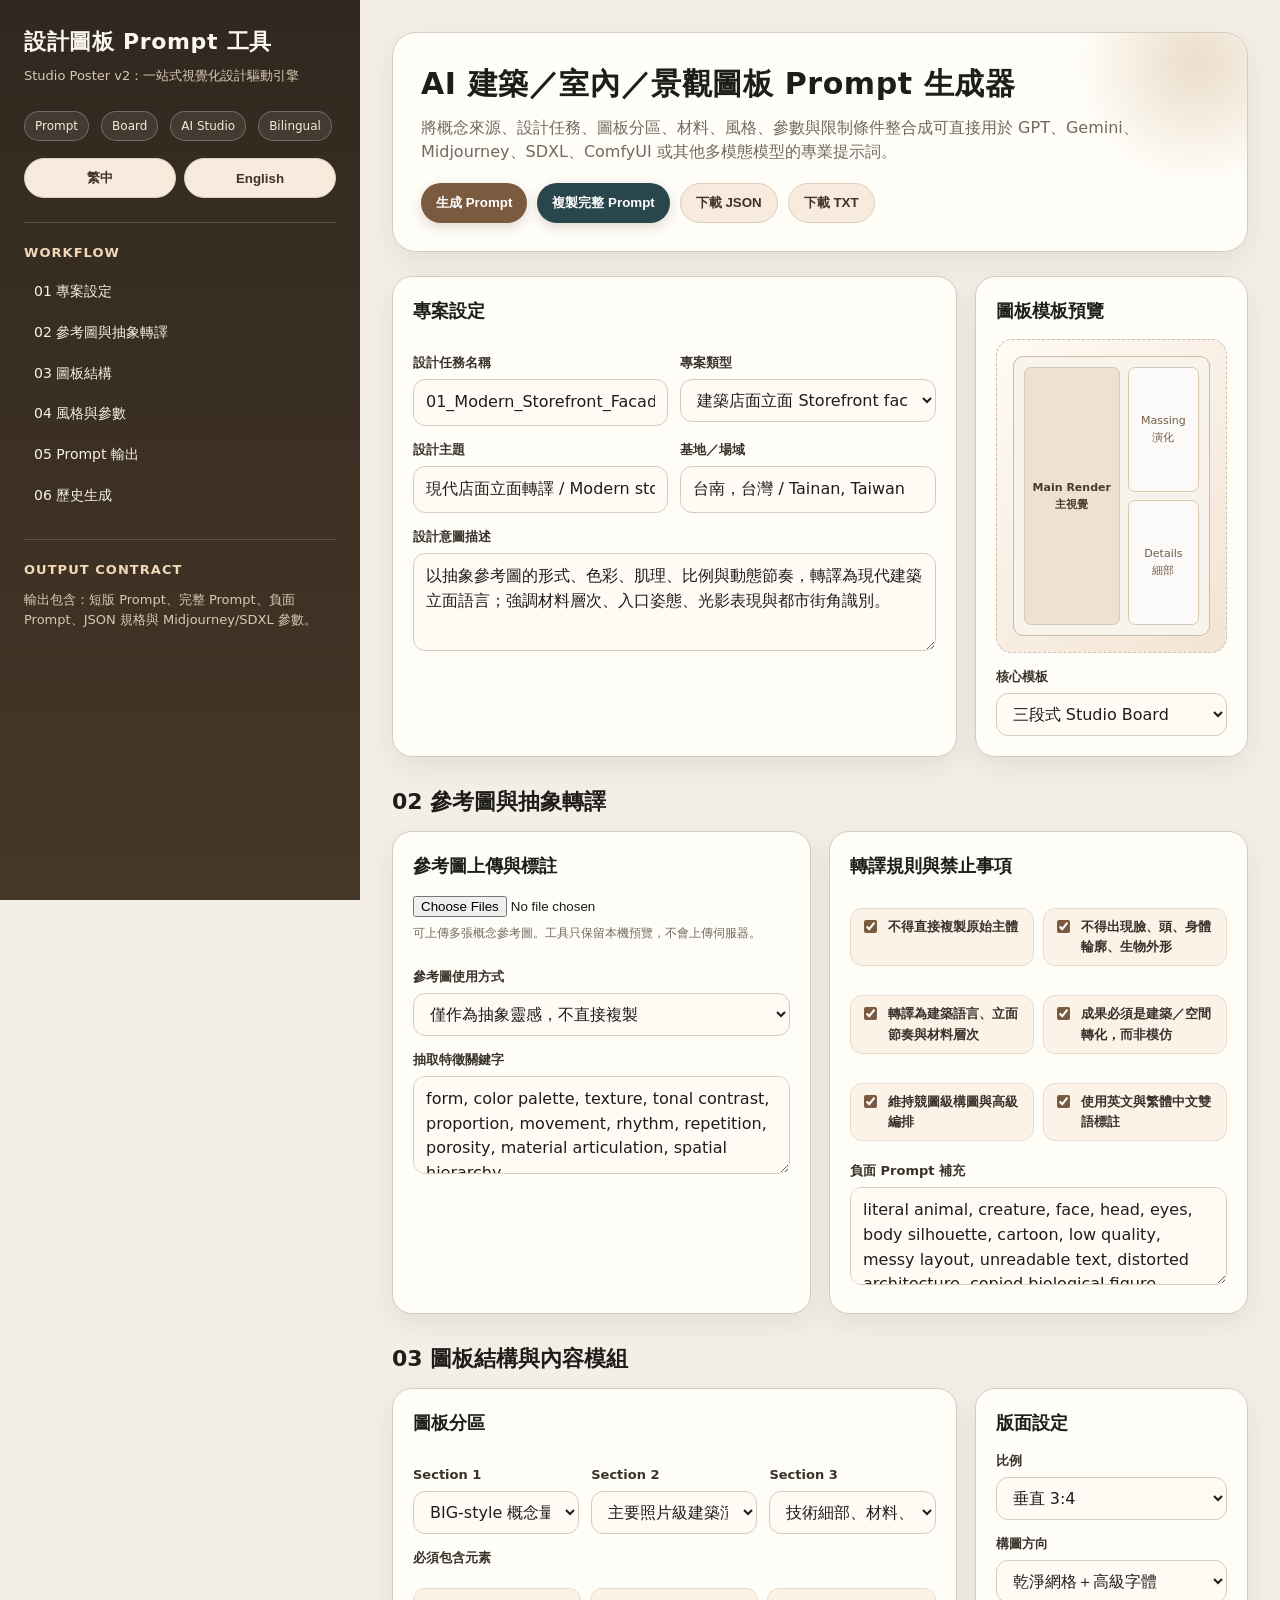
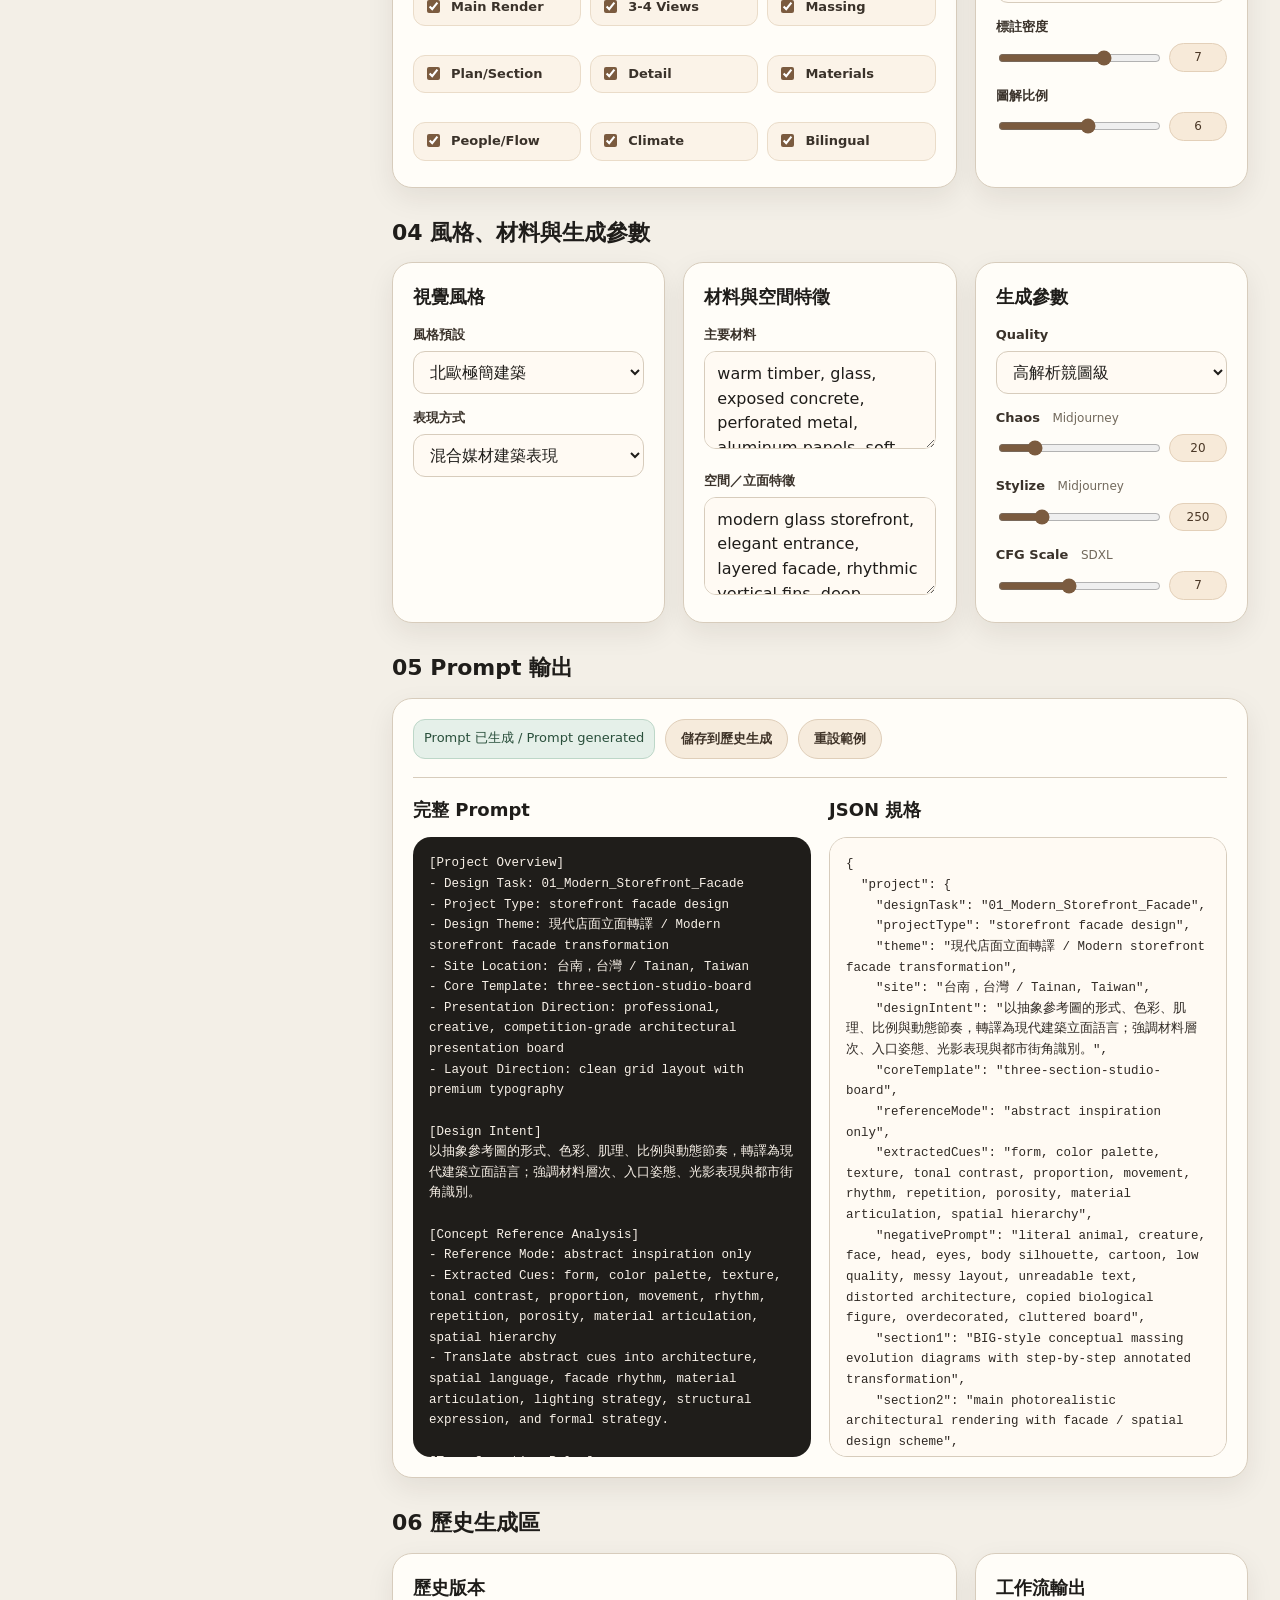
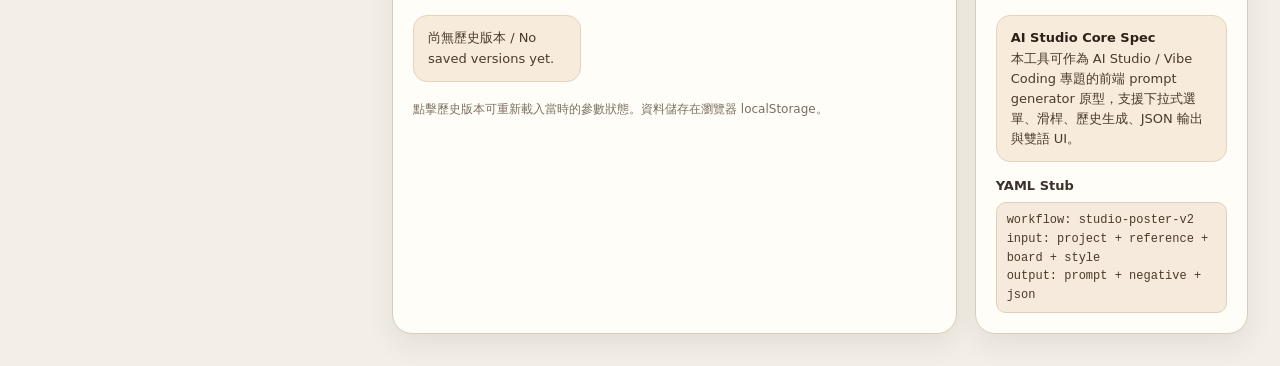
<file: index.html>
<!DOCTYPE html>
<html lang="zh-Hant">
<head>
<meta charset="UTF-8" />
<meta name="viewport" content="width=device-width, initial-scale=1.0" />
<title>設計圖板 Prompt 工具 - Studio Poster v2</title>
<style>
:root{
  --bg:#f3efe7;
  --panel:#fffdf8;
  --ink:#1f1d1a;
  --muted:#72695c;
  --line:#d7ccbc;
  --accent:#7b5b3f;
  --accent-2:#29464d;
  --accent-3:#b68b53;
  --soft:#f2e8db;
  --danger:#9b4638;
  --ok:#315347;
  --shadow:0 10px 28px rgba(32,25,18,.08);
}
*{box-sizing:border-box}
html,body{margin:0;padding:0;background:var(--bg);color:var(--ink);font-family:"Noto Sans TC","Inter",system-ui,-apple-system,BlinkMacSystemFont,"Segoe UI",sans-serif;line-height:1.55}
body{min-height:100vh}
a{color:inherit}
.app-shell{display:grid;grid-template-columns:360px 1fr;min-height:100vh}
.sidebar{background:linear-gradient(180deg,#30281f 0%,#463727 100%);color:#fbf7ef;padding:28px 24px;position:sticky;top:0;height:100vh;overflow-y:auto}
.sidebar h1{font-size:22px;line-height:1.25;margin:0 0 10px;letter-spacing:.03em}
.sidebar .subtitle{font-size:13px;color:#d8c8b2;margin:0 0 22px}
.badge{display:inline-flex;gap:6px;align-items:center;font-size:12px;border:1px solid rgba(255,255,255,.25);border-radius:999px;padding:5px 10px;color:#f7ebd8;background:rgba(255,255,255,.08);margin:3px 4px 3px 0}
.nav-block{margin-top:24px;border-top:1px solid rgba(255,255,255,.16);padding-top:20px}
.nav-block h2{font-size:13px;color:#f2d8b7;margin:0 0 10px;text-transform:uppercase;letter-spacing:.08em}
.step-link{display:block;font-size:14px;padding:8px 10px;border-radius:10px;color:#f8f0e6;text-decoration:none;margin:3px 0;background:transparent}
.step-link:hover{background:rgba(255,255,255,.1)}
.main{padding:32px;max-width:1420px;width:100%;margin:0 auto}
.hero{background:var(--panel);border:1px solid var(--line);border-radius:24px;padding:28px;box-shadow:var(--shadow);margin-bottom:24px;position:relative;overflow:hidden}
.hero:after{content:"";position:absolute;right:-80px;top:-100px;width:260px;height:260px;border-radius:50%;background:radial-gradient(circle,rgba(182,139,83,.28),transparent 65%)}
.hero h2{font-size:30px;margin:0 0 8px;letter-spacing:.02em}.hero p{margin:0;color:var(--muted);max-width:900px}
.grid{display:grid;grid-template-columns:repeat(12,1fr);gap:18px}.card{background:var(--panel);border:1px solid var(--line);border-radius:20px;padding:20px;box-shadow:var(--shadow)}
.card h3{margin:0 0 14px;font-size:18px;display:flex;align-items:center;gap:8px}.card h3 small{font-size:12px;color:var(--muted);font-weight:400}
.col-4{grid-column:span 4}.col-6{grid-column:span 6}.col-8{grid-column:span 8}.col-12{grid-column:span 12}
label{display:block;font-size:13px;font-weight:700;color:#3a322a;margin:14px 0 6px}.hint{font-size:12px;color:var(--muted);margin-top:5px}.inline-hint{font-size:12px;color:var(--muted);font-weight:400;margin-left:8px}
input[type="text"],input[type="number"],textarea,select{width:100%;border:1px solid var(--line);background:#fffaf3;color:var(--ink);border-radius:12px;padding:10px 12px;font:inherit;outline:none;transition:border-color .15s,box-shadow .15s}
textarea{min-height:98px;resize:vertical}input:focus,textarea:focus,select:focus{border-color:var(--accent-3);box-shadow:0 0 0 3px rgba(182,139,83,.18)}
.row{display:grid;grid-template-columns:repeat(2,1fr);gap:12px}.row-3{display:grid;grid-template-columns:repeat(3,1fr);gap:12px}.row-4{display:grid;grid-template-columns:repeat(4,1fr);gap:12px}
.checkbox-grid{display:grid;grid-template-columns:repeat(2,minmax(0,1fr));gap:9px}.checkbox-grid.compact{grid-template-columns:repeat(3,minmax(0,1fr))}.check-item{display:flex;gap:8px;align-items:flex-start;background:#fbf3e8;border:1px solid #eadcc9;border-radius:12px;padding:8px 9px;font-size:13px}.check-item input{margin-top:3px;accent-color:var(--accent)}
.slider-line{display:grid;grid-template-columns:1fr 58px;gap:10px;align-items:center}.slider-line input[type="range"]{width:100%;accent-color:var(--accent)}.slider-value{text-align:center;background:#f7ead9;border:1px solid #e3d0b9;border-radius:999px;padding:4px 6px;font-size:12px;color:#4b3827}.toolbar{display:flex;flex-wrap:wrap;gap:10px;margin:18px 0 0}.btn{border:none;border-radius:999px;padding:10px 15px;font-weight:800;cursor:pointer;background:var(--accent);color:#fff;box-shadow:0 4px 12px rgba(78,54,32,.18);transition:transform .12s,opacity .12s}.btn.secondary{background:#29464d}.btn.ghost{background:#f6ebdc;color:#3f3328;border:1px solid #dfceb9;box-shadow:none}.btn.danger{background:var(--danger)}.btn.ok{background:var(--ok)}.btn:hover{transform:translateY(-1px);opacity:.94}.btn:active{transform:translateY(0)}
.output-grid{display:grid;grid-template-columns:1fr 1fr;gap:18px}.output-box{background:#1f1d1a;color:#f8f1e8;border-radius:18px;padding:16px;min-height:280px;max-height:620px;overflow:auto;white-space:pre-wrap;font-family:"JetBrains Mono","SFMono-Regular",Consolas,monospace;font-size:12.5px;line-height:1.65}.output-box.light{background:#fffaf3;color:#2f2924;border:1px solid var(--line)}
.section-title{margin:28px 0 12px;font-size:22px}.pill-row{display:flex;gap:8px;flex-wrap:wrap}.status{font-size:13px;padding:8px 10px;border-radius:12px;background:#f3e7d6;color:#57402c;border:1px solid #e3d0b8}.status.ok{background:#e5f0e9;color:#294f3b;border-color:#bdd7c8}.status.warn{background:#fff3d4;color:#765a1b;border-color:#efd182}
.template-preview{border:1px dashed #d2c0aa;border-radius:16px;background:linear-gradient(135deg,#fffaf3,#f1e4d4);padding:16px;color:#4b4238;font-size:13px;min-height:220px}.template-preview .board{height:280px;border-radius:10px;border:1px solid #cebba4;background:#f8f3eb;display:grid;grid-template-columns:1.15fr .85fr;grid-template-rows:1fr 1fr;gap:8px;padding:10px}.template-preview .cell{border:1px solid #d9c8b3;border-radius:7px;background:rgba(255,255,255,.65);display:flex;align-items:center;justify-content:center;text-align:center;font-size:11px;color:#725d47;padding:6px}.template-preview .cell.main{grid-row:span 2;background:#efe1cf;color:#493929;font-weight:800}
.image-list{display:grid;grid-template-columns:repeat(3,1fr);gap:10px;margin-top:10px}.image-card{border:1px solid var(--line);background:#fffaf3;border-radius:12px;padding:8px}.image-card img{width:100%;height:90px;object-fit:cover;border-radius:8px;border:1px solid #e1d3c0}.image-card input{margin-top:6px}.history-list{display:grid;grid-template-columns:repeat(auto-fill,minmax(130px,1fr));gap:10px}.history-item{border:1px solid var(--line);border-radius:14px;background:#fffaf3;padding:10px;cursor:pointer}.history-item:hover{border-color:var(--accent-3)}.history-item strong{font-size:12px;display:block}.history-item span{font-size:11px;color:var(--muted)}
.lang-toggle{display:flex;gap:8px;margin-top:14px}.lang-toggle button{flex:1}.notice{padding:12px 14px;border-radius:14px;background:#f7ecdc;border:1px solid #e5d3bd;color:#4a3a29;font-size:13px}.notice strong{color:#2c2118}.footer-note{font-size:12px;color:#7c6f60;margin-top:18px}.divider{height:1px;background:var(--line);margin:18px 0}.mini-code{background:#f5eadc;border:1px solid #e2cfb8;border-radius:10px;padding:8px 10px;font-family:monospace;font-size:12px;color:#4c3a29}.hidden{display:none!important}
@media (max-width:1060px){.app-shell{grid-template-columns:1fr}.sidebar{position:relative;height:auto}.main{padding:20px}.col-4,.col-6,.col-8,.col-12{grid-column:span 12}.output-grid{grid-template-columns:1fr}.row,.row-3,.row-4{grid-template-columns:1fr}.checkbox-grid,.checkbox-grid.compact{grid-template-columns:1fr}}
</style>
</head>
<body>
<div class="app-shell">
  <aside class="sidebar">
    <h1 data-i18n="appTitle">設計圖板 Prompt 工具</h1>
    <p class="subtitle" data-i18n="appSubtitle">Studio Poster v2：一站式視覺化設計驅動引擎</p>
    <div class="pill-row">
      <span class="badge">Prompt</span><span class="badge">Board</span><span class="badge">AI Studio</span><span class="badge">Bilingual</span>
    </div>
    <div class="lang-toggle">
      <button class="btn ghost" data-lang="zh">繁中</button>
      <button class="btn ghost" data-lang="en">English</button>
    </div>
    <div class="nav-block">
      <h2>Workflow</h2>
      <a class="step-link" href="#project" data-i18n="navProject">01 專案設定</a>
      <a class="step-link" href="#reference" data-i18n="navReference">02 參考圖與抽象轉譯</a>
      <a class="step-link" href="#board" data-i18n="navBoard">03 圖板結構</a>
      <a class="step-link" href="#style" data-i18n="navStyle">04 風格與參數</a>
      <a class="step-link" href="#prompt" data-i18n="navPrompt">05 Prompt 輸出</a>
      <a class="step-link" href="#history" data-i18n="navHistory">06 歷史生成</a>
    </div>
    <div class="nav-block">
      <h2>Output Contract</h2>
      <p class="subtitle" data-i18n="contractText">輸出包含：短版 Prompt、完整 Prompt、負面 Prompt、JSON 規格與 Midjourney/SDXL 參數。</p>
    </div>
  </aside>

  <main class="main">
    <section class="hero">
      <h2 data-i18n="heroTitle">AI 建築／室內／景觀圖板 Prompt 生成器</h2>
      <p data-i18n="heroText">將概念來源、設計任務、圖板分區、材料、風格、參數與限制條件整合成可直接用於 GPT、Gemini、Midjourney、SDXL、ComfyUI 或其他多模態模型的專業提示詞。</p>
      <div class="toolbar">
        <button class="btn" id="generateBtn" data-i18n="generate">生成 Prompt</button>
        <button class="btn secondary" id="copyFullBtn" data-i18n="copyFull">複製完整 Prompt</button>
        <button class="btn ghost" id="downloadJsonBtn" data-i18n="downloadJson">下載 JSON</button>
        <button class="btn ghost" id="downloadTxtBtn" data-i18n="downloadTxt">下載 TXT</button>
      </div>
    </section>

    <section class="grid" id="project">
      <div class="card col-8">
        <h3 data-i18n="projectSettings">專案設定 <small>Project Overview</small></h3>
        <div class="row">
          <div>
            <label data-i18n="designTask">設計任務名稱</label>
            <input type="text" id="designTask" value="01_Modern_Storefront_Facade" />
          </div>
          <div>
            <label data-i18n="projectType">專案類型</label>
            <select id="projectType">
              <option value="storefront facade design">建築店面立面 Storefront facade</option>
              <option value="residential design">住宅建築 Residential</option>
              <option value="interior design">室內設計 Interior</option>
              <option value="landscape design">景觀設計 Landscape</option>
              <option value="facade system design">建築立面系統 Facade system</option>
              <option value="exhibition pavilion design">展示／臨時建築 Pavilion</option>
              <option value="urban public space design">都市公共空間 Urban public space</option>
            </select>
          </div>
        </div>
        <div class="row">
          <div>
            <label data-i18n="theme">設計主題</label>
            <input type="text" id="theme" value="現代店面立面轉譯 / Modern storefront facade transformation" />
          </div>
          <div>
            <label data-i18n="site">基地／場域</label>
            <input type="text" id="site" value="台南，台灣 / Tainan, Taiwan" />
          </div>
        </div>
        <label data-i18n="designIntent">設計意圖描述</label>
        <textarea id="designIntent">以抽象參考圖的形式、色彩、肌理、比例與動態節奏，轉譯為現代建築立面語言；強調材料層次、入口姿態、光影表現與都市街角識別。</textarea>
      </div>

      <div class="card col-4">
        <h3 data-i18n="templatePreview">圖板模板預覽</h3>
        <div class="template-preview">
          <div class="board" id="templatePreviewBoard">
            <div class="cell main">Main Render<br/>主視覺</div>
            <div class="cell">Massing<br/>演化</div>
            <div class="cell">Details<br/>細部</div>
          </div>
        </div>
        <label data-i18n="coreTemplate">核心模板</label>
        <select id="coreTemplate">
          <option value="three-section-studio-board">三段式 Studio Board</option>
          <option value="competition-vertical-board">競圖型垂直圖板</option>
          <option value="technical-sequential-board">技術序列型圖板</option>
          <option value="hero-render-diagram-board">主透視＋圖解型圖板</option>
          <option value="research-infographic-board">研究資訊圖表型圖板</option>
        </select>
      </div>
    </section>

    <h2 class="section-title" id="reference" data-i18n="referenceTitle">02 參考圖與抽象轉譯</h2>
    <section class="grid">
      <div class="card col-6">
        <h3 data-i18n="imageUpload">參考圖上傳與標註</h3>
        <input type="file" id="imageUpload" accept="image/*" multiple />
        <div class="hint" data-i18n="imageHint">可上傳多張概念參考圖。工具只保留本機預覽，不會上傳伺服器。</div>
        <div class="image-list" id="imageList"></div>
        <label data-i18n="referenceMode">參考圖使用方式</label>
        <select id="referenceMode">
          <option value="abstract inspiration only">僅作為抽象靈感，不直接複製</option>
          <option value="material and atmosphere reference">材料與氛圍參考</option>
          <option value="form rhythm reference">形式節奏參考</option>
          <option value="color and texture reference">色彩與肌理參考</option>
        </select>
        <label data-i18n="extractedCues">抽取特徵關鍵字</label>
        <textarea id="extractedCues">form, color palette, texture, tonal contrast, proportion, movement, rhythm, repetition, porosity, material articulation, spatial hierarchy</textarea>
      </div>
      <div class="card col-6">
        <h3 data-i18n="transformationRules">轉譯規則與禁止事項</h3>
        <div class="checkbox-grid">
          <label class="check-item"><input type="checkbox" class="rule" value="Do not copy the original subject literally." checked><span>不得直接複製原始主體</span></label>
          <label class="check-item"><input type="checkbox" class="rule" value="Do not reproduce any face, head, body outline, animal form, biological silhouette, or creature-like shape." checked><span>不得出現臉、頭、身體輪廓、生物外形</span></label>
          <label class="check-item"><input type="checkbox" class="rule" value="Transform abstract cues into architectural language, facade rhythm, material layering, structural expression, lighting strategy, and spatial hierarchy." checked><span>轉譯為建築語言、立面節奏與材料層次</span></label>
          <label class="check-item"><input type="checkbox" class="rule" value="The final result must be an architectural or spatial transformation, not a direct imitation." checked><span>成果必須是建築／空間轉化，而非模仿</span></label>
          <label class="check-item"><input type="checkbox" class="rule" value="Maintain professional competition-grade composition and premium editorial typography." checked><span>維持競圖級構圖與高級編排</span></label>
          <label class="check-item"><input type="checkbox" class="rule" value="Use bilingual English and Traditional Chinese annotations." checked><span>使用英文與繁體中文雙語標註</span></label>
        </div>
        <label data-i18n="negativePrompt">負面 Prompt 補充</label>
        <textarea id="negativePrompt">literal animal, creature, face, head, eyes, body silhouette, cartoon, low quality, messy layout, unreadable text, distorted architecture, copied biological figure, overdecorated, cluttered board</textarea>
      </div>
    </section>

    <h2 class="section-title" id="board" data-i18n="boardTitle">03 圖板結構與內容模組</h2>
    <section class="grid">
      <div class="card col-8">
        <h3 data-i18n="sections">圖板分區</h3>
        <div class="row-3">
          <div>
            <label>Section 1</label>
            <select id="section1">
              <option value="BIG-style conceptual massing evolution diagrams with step-by-step annotated transformation">BIG-style 概念量體演化</option>
              <option value="concept source analysis and design DNA extraction">概念來源與設計 DNA 萃取</option>
              <option value="site context and environmental response diagrams">基地環境回應圖</option>
            </select>
          </div>
          <div>
            <label>Section 2</label>
            <select id="section2">
              <option value="main photorealistic architectural rendering with facade / spatial design scheme">主要照片級建築渲染</option>
              <option value="floor plan, section, elevation, and circulation diagram">平面、剖面、立面與動線</option>
              <option value="interior perspective and material atmosphere board">室內透視與材料氛圍</option>
            </select>
          </div>
          <div>
            <label>Section 3</label>
            <select id="section3">
              <option value="technical details, material palette, structural system, lighting strategy, and environmental performance">技術細部、材料、結構、光環境</option>
              <option value="alternative views, detail close-ups, evening ambience, and human activities">多視角、細部、夜景與人群活動</option>
              <option value="workflow diagram, AI generation logic, and output contract">工作流圖、AI 邏輯與輸出契約</option>
            </select>
          </div>
        </div>
        <label data-i18n="mustInclude">必須包含元素</label>
        <div class="checkbox-grid compact">
          <label class="check-item"><input type="checkbox" class="include" value="main hero rendering" checked><span>Main Render</span></label>
          <label class="check-item"><input type="checkbox" class="include" value="3 to 4 alternative perspective views" checked><span>3-4 Views</span></label>
          <label class="check-item"><input type="checkbox" class="include" value="conceptual massing evolution diagrams" checked><span>Massing</span></label>
          <label class="check-item"><input type="checkbox" class="include" value="floor plan and section diagrams" checked><span>Plan/Section</span></label>
          <label class="check-item"><input type="checkbox" class="include" value="facade detail close-up" checked><span>Detail</span></label>
          <label class="check-item"><input type="checkbox" class="include" value="material palette and sustainability labels" checked><span>Materials</span></label>
          <label class="check-item"><input type="checkbox" class="include" value="human activities and circulation paths" checked><span>People/Flow</span></label>
          <label class="check-item"><input type="checkbox" class="include" value="environmental analysis overlays such as sun, wind, green belt, shading" checked><span>Climate</span></label>
          <label class="check-item"><input type="checkbox" class="include" value="bilingual English and Traditional Chinese annotations" checked><span>Bilingual</span></label>
        </div>
      </div>
      <div class="card col-4">
        <h3 data-i18n="layoutSettings">版面設定</h3>
        <label data-i18n="aspectRatio">比例</label>
        <select id="aspectRatio">
          <option value="vertical 3:4 composition">垂直 3:4</option>
          <option value="vertical 9:16 composition">垂直 9:16</option>
          <option value="landscape 16:9 composition">橫式 16:9</option>
          <option value="square 1:1 composition">方形 1:1</option>
        </select>
        <label data-i18n="layoutDirection">構圖方向</label>
        <select id="layoutDirection">
          <option value="clean grid layout with premium typography">乾淨網格＋高級字體</option>
          <option value="editorial magazine layout with strong visual hierarchy">雜誌編排＋強階層</option>
          <option value="technical sequential composition with diagrams and annotations">技術序列＋圖解標註</option>
          <option value="mixed-media architectural board with render and hand-drawn overlays">混合媒材建築圖板</option>
        </select>
        <label data-i18n="annotationDensity">標註密度</label>
        <div class="slider-line"><input type="range" id="annotationDensity" min="1" max="10" value="7"><span class="slider-value" id="annotationDensityVal">7</span></div>
        <label data-i18n="diagramRatio">圖解比例</label>
        <div class="slider-line"><input type="range" id="diagramRatio" min="1" max="10" value="6"><span class="slider-value" id="diagramRatioVal">6</span></div>
      </div>
    </section>

    <h2 class="section-title" id="style" data-i18n="styleTitle">04 風格、材料與生成參數</h2>
    <section class="grid">
      <div class="card col-4">
        <h3 data-i18n="visualStyle">視覺風格</h3>
        <label data-i18n="stylePreset">風格預設</label>
        <select id="stylePreset">
          <option value="Scandinavian minimalist architecture, clean geometry, warm neutral tones, refined materiality">北歐極簡建築</option>
          <option value="parametric contemporary architecture, precise rhythm, porous facade, strong light-shadow performance">參數化當代建築</option>
          <option value="cinematic photorealistic architecture, atmospheric lighting, editorial composition">電影感照片級建築</option>
          <option value="gallery-like luxury interior, sculptural furniture, soft daylight, premium textures">藝廊靜奢室內</option>
          <option value="bioclimatic tropical architecture, porous envelope, passive cooling, lush landscape integration">熱帶氣候回應建築</option>
        </select>
        <label data-i18n="renderMethod">表現方式</label>
        <select id="renderMethod">
          <option value="mixed-media architectural render combining photorealistic visualization, hand-drawn annotations, technical sketches, conceptual diagrams, and editorial typography">混合媒材建築表現</option>
          <option value="photorealistic architectural visualization with precise material and lighting">照片級建築渲染</option>
          <option value="white clay model rendering with ambient occlusion and clean shadows">白模黏土渲染</option>
          <option value="HUD-style holographic technical infographic overlay on realistic architecture">HUD 全息技術圖解</option>
        </select>
      </div>
      <div class="card col-4">
        <h3 data-i18n="materiality">材料與空間特徵</h3>
        <label data-i18n="materials">主要材料</label>
        <textarea id="materials">warm timber, glass, exposed concrete, perforated metal, aluminum panels, soft neutral plaster</textarea>
        <label data-i18n="spatialFeatures">空間／立面特徵</label>
        <textarea id="spatialFeatures">modern glass storefront, elegant entrance, layered facade, rhythmic vertical fins, deep shaded openings, evening ambience, urban street context</textarea>
      </div>
      <div class="card col-4">
        <h3 data-i18n="generationParams">生成參數</h3>
        <label>Quality</label>
        <select id="quality">
          <option value="high resolution, 8k, professional, competition-grade">高解析競圖級</option>
          <option value="clean, precise, presentation-ready">乾淨精準簡報級</option>
          <option value="ultra detailed, cinematic, premium editorial">超細節電影編輯級</option>
        </select>
        <label>Chaos <span class="inline-hint">Midjourney</span></label>
        <div class="slider-line"><input type="range" id="chaos" min="0" max="100" value="20"><span class="slider-value" id="chaosVal">20</span></div>
        <label>Stylize <span class="inline-hint">Midjourney</span></label>
        <div class="slider-line"><input type="range" id="stylize" min="0" max="1000" value="250"><span class="slider-value" id="stylizeVal">250</span></div>
        <label>CFG Scale <span class="inline-hint">SDXL</span></label>
        <div class="slider-line"><input type="range" id="cfg" min="1" max="15" value="7"><span class="slider-value" id="cfgVal">7</span></div>
      </div>
    </section>

    <h2 class="section-title" id="prompt" data-i18n="promptTitle">05 Prompt 輸出</h2>
    <section class="grid">
      <div class="card col-12">
        <div class="toolbar" style="margin-top:0">
          <span class="status ok" id="statusText" data-i18n="statusReady">已就緒：可生成 Prompt</span>
          <button class="btn ghost" id="saveHistoryBtn" data-i18n="saveHistory">儲存到歷史生成</button>
          <button class="btn ghost" id="resetBtn" data-i18n="reset">重設範例</button>
        </div>
        <div class="divider"></div>
        <div class="output-grid">
          <div>
            <h3 data-i18n="fullPrompt">完整 Prompt</h3>
            <div class="output-box" id="fullPromptOutput"></div>
          </div>
          <div>
            <h3 data-i18n="jsonSpec">JSON 規格</h3>
            <div class="output-box light" id="jsonOutput"></div>
          </div>
        </div>
      </div>
    </section>

    <h2 class="section-title" id="history" data-i18n="historyTitle">06 歷史生成區</h2>
    <section class="grid">
      <div class="card col-8">
        <h3 data-i18n="historyList">歷史版本</h3>
        <div class="history-list" id="historyList"></div>
        <p class="footer-note" data-i18n="historyHint">點擊歷史版本可重新載入當時的參數狀態。資料儲存在瀏覽器 localStorage。</p>
      </div>
      <div class="card col-4">
        <h3 data-i18n="workflowExport">工作流輸出</h3>
        <div class="notice"><strong>AI Studio Core Spec</strong><br/><span data-i18n="workflowText">本工具可作為 AI Studio / Vibe Coding 專題的前端 prompt generator 原型，支援下拉式選單、滑桿、歷史生成、JSON 輸出與雙語 UI。</span></div>
        <label>YAML Stub</label>
        <div class="mini-code">workflow: studio-poster-v2<br/>input: project + reference + board + style<br/>output: prompt + negative + json</div>
      </div>
    </section>
  </main>
</div>

<script src="prompt-llm-design02-studio-poster-v2.js"></script>
</body>
</html>
</file>
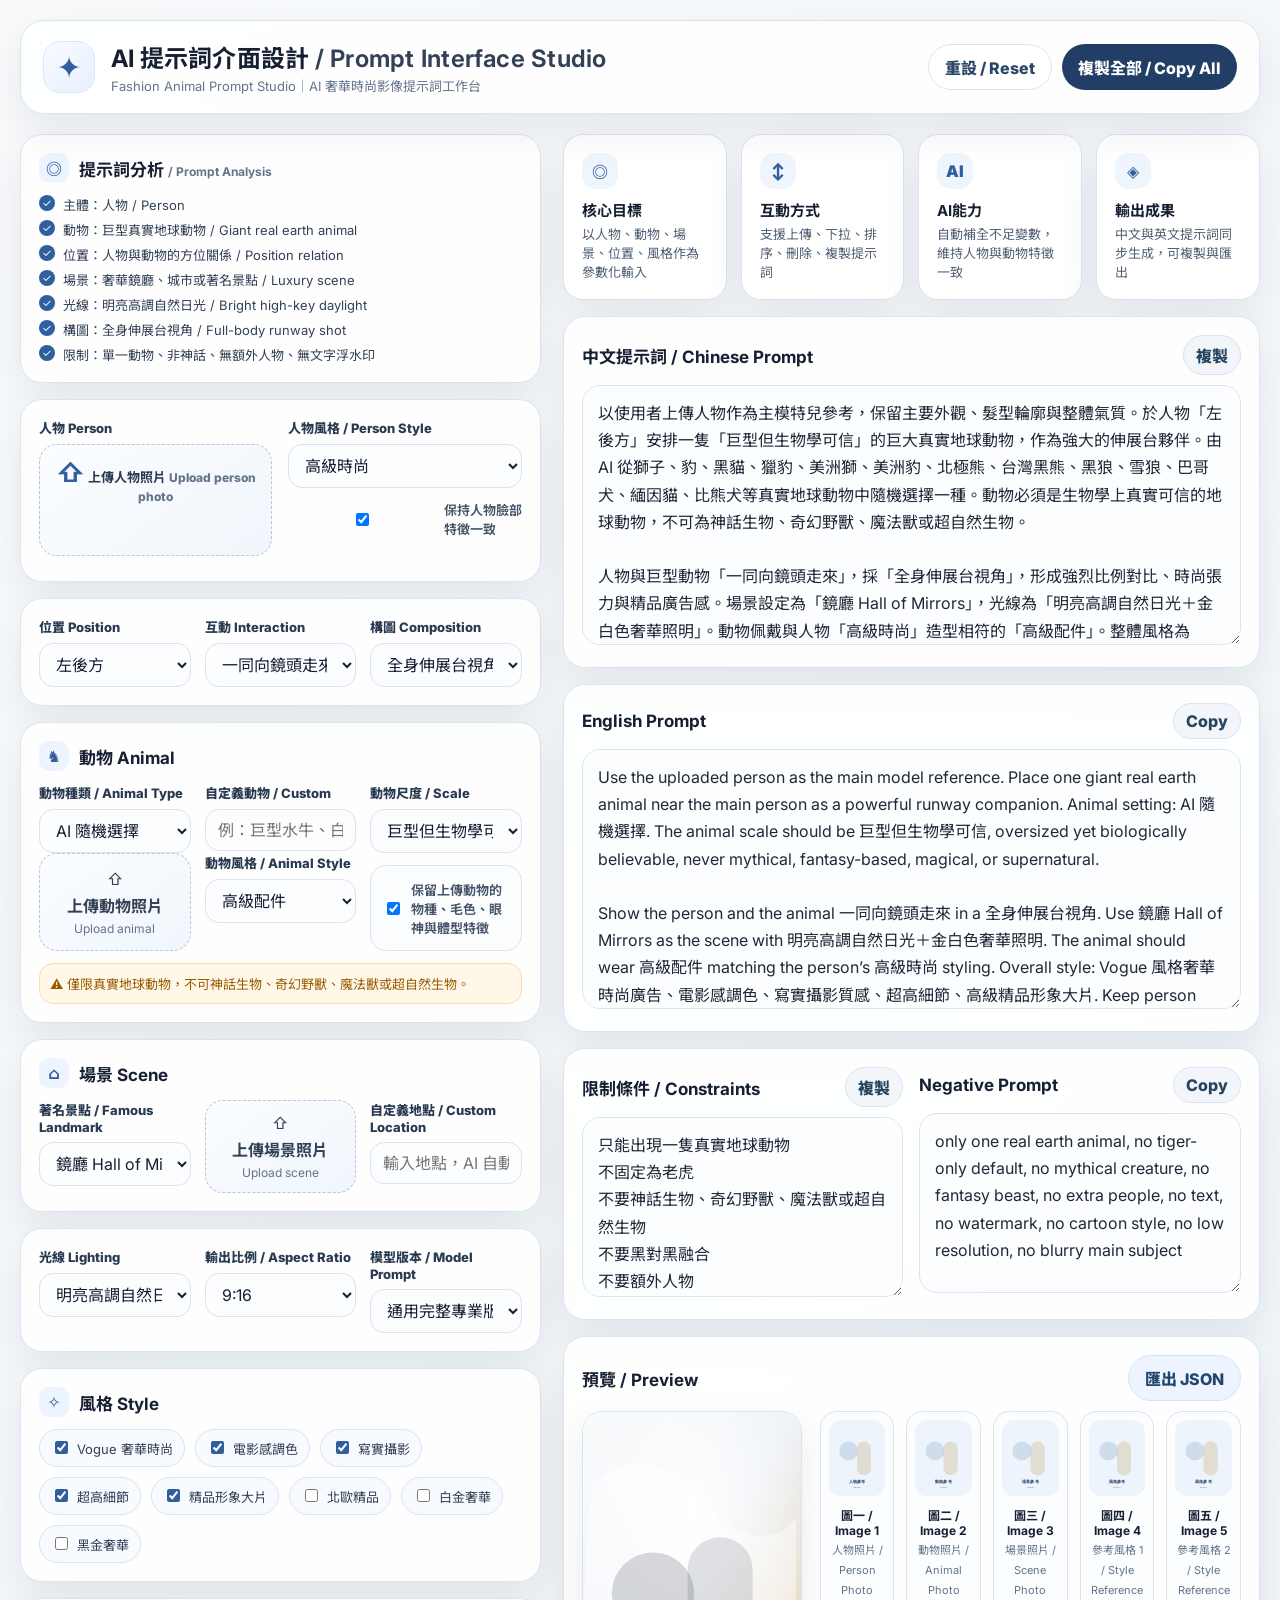
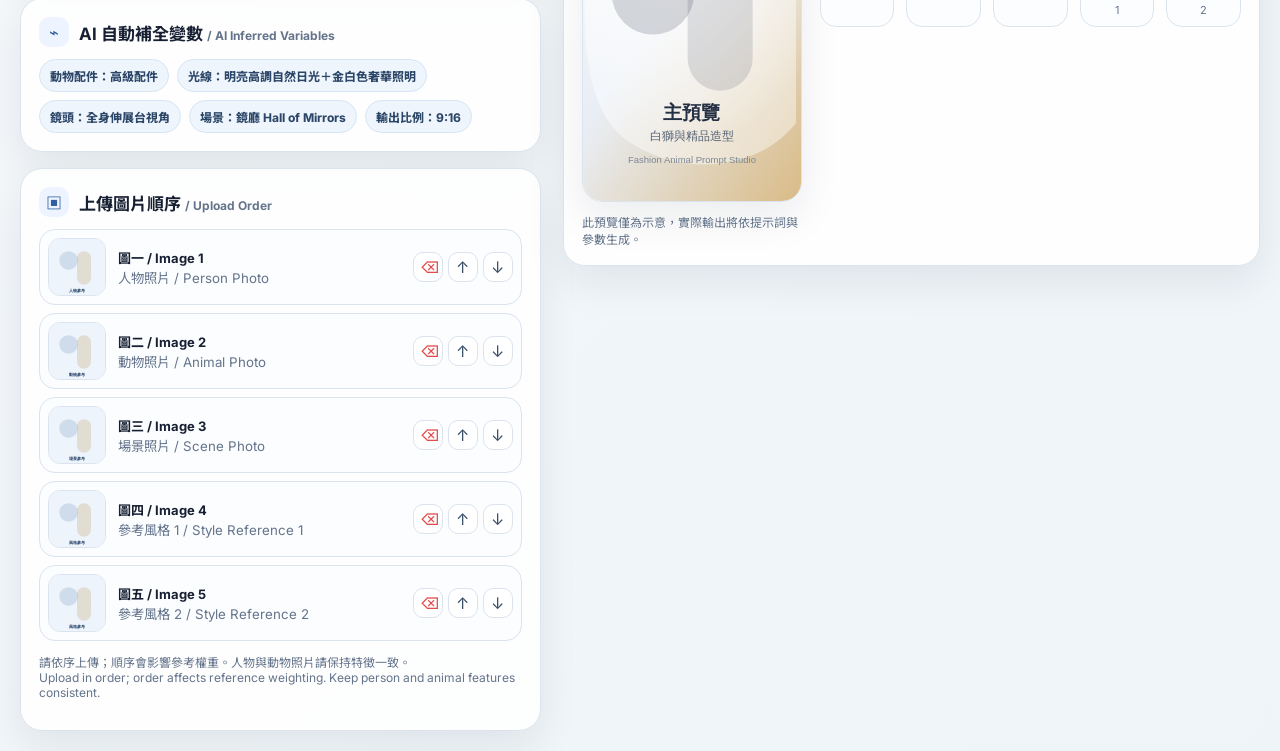
<file: fashion-animal-prompt-studio/index.html>
<!doctype html>
<html lang="zh-Hant">
<head>
  <meta charset="utf-8" />
  <meta name="viewport" content="width=device-width, initial-scale=1" />
  <meta name="description" content="Fashion Animal Prompt Studio — AI 奢華時尚影像提示詞工作台" />
  <title>Fashion Animal Prompt Studio｜AI 奢華時尚影像提示詞工作台</title>
  <link rel="preconnect" href="https://fonts.googleapis.com">
  <link rel="preconnect" href="https://fonts.gstatic.com" crossorigin>
  <link href="https://fonts.googleapis.com/css2?family=Inter:wght@400;500;600;700;800&family=Noto+Sans+TC:wght@400;500;700;900&display=swap" rel="stylesheet">
  <link rel="stylesheet" href="./styles.css" />
</head>
<body>
  <div class="app-shell">
    <header class="topbar">
      <div class="brand-mark">✦</div>
      <div>
        <h1>AI 提示詞介面設計 <span>/ Prompt Interface Studio</span></h1>
        <p>Fashion Animal Prompt Studio｜AI 奢華時尚影像提示詞工作台</p>
      </div>
      <div class="top-actions">
        <button class="ghost" id="resetBtn">重設 / Reset</button>
        <button class="primary" id="copyAllBtn">複製全部 / Copy All</button>
      </div>
    </header>

    <main class="workspace">
      <aside class="control-panel">
        <section class="card analysis-card">
          <div class="card-title"><span>◎</span><h2>提示詞分析 <em>/ Prompt Analysis</em></h2></div>
          <ul class="analysis-list">
            <li>主體：人物 / Person</li>
            <li>動物：巨型真實地球動物 / Giant real earth animal</li>
            <li>位置：人物與動物的方位關係 / Position relation</li>
            <li>場景：奢華鏡廳、城市或著名景點 / Luxury scene</li>
            <li>光線：明亮高調自然日光 / Bright high-key daylight</li>
            <li>構圖：全身伸展台視角 / Full-body runway shot</li>
            <li>限制：單一動物、非神話、無額外人物、無文字浮水印</li>
          </ul>
        </section>

        <section class="card two-col">
          <div class="field-group upload-group">
            <label class="section-label">人物 Person</label>
            <label class="upload-box" data-slot="person">
              <input type="file" accept="image/*" data-upload="person" hidden>
              <span class="upload-icon">⇧</span>
              <strong>上傳人物照片</strong>
              <small>Upload person photo</small>
            </label>
          </div>
          <div class="field-group">
            <label>人物風格 / Person Style</label>
            <select id="personStyle">
              <option>高級時尚</option><option>優雅奢華</option><option>電影感</option><option>精品廣告</option><option>冷冽都會</option><option>紅毯造型</option><option>伸展台模特兒</option><option>未來感時裝</option><option>古典宮廷風</option><option>極簡北歐風</option>
            </select>
            <label class="switch-line"><input type="checkbox" id="preservePerson" checked> 保持人物臉部特徵一致</label>
          </div>
        </section>

        <section class="card grid-3 compact-card">
          <div class="field-group">
            <label>位置 Position</label>
            <select id="position">
              <option value="behind-left">左後方</option><option value="behind-right">右後方</option><option value="direct-behind">正後方</option><option value="beside-left">人物左側並肩</option><option value="beside-right">人物右側並肩</option><option value="front">人物前方</option><option value="near-foreground">動物在近景</option><option value="far-background">動物在遠景</option><option value="leaning">人物靠著動物</option><option value="leading">人物牽著動物</option><option value="sitting-near">人物坐在動物旁</option><option value="riding">人物騎在動物上面</option><option value="protective">動物環繞人物後方形成保護感</option>
            </select>
          </div>
          <div class="field-group">
            <label>互動 Interaction</label>
            <select id="interaction">
              <option>一同向鏡頭走來</option><option>並肩站立</option><option>伸展台行走</option><option>精品廣告定格姿態</option><option>低角度英雄式走位</option>
            </select>
          </div>
          <div class="field-group">
            <label>構圖 Composition</label>
            <select id="composition">
              <option>全身伸展台視角</option><option>正面對稱構圖</option><option>低角度英雄視角</option><option>時尚雜誌封面構圖</option><option>精品廣告主視覺</option><option>電影海報式構圖</option>
            </select>
          </div>
        </section>

        <section class="card animal-card">
          <div class="card-title"><span>♞</span><h2>動物 Animal</h2></div>
          <div class="grid-3">
            <div class="field-group">
              <label>動物種類 / Animal Type</label>
              <select id="animalType">
                <option>AI 隨機選擇</option><option>獅子</option><option>白獅</option><option>豹</option><option>黑豹</option><option>黑貓</option><option>緬因貓</option><option>獵豹</option><option>美洲獅</option><option>美洲豹</option><option>北極熊</option><option>台灣黑熊</option><option>黑狼</option><option>雪狼</option><option>巴哥犬</option><option>比熊犬</option><option>杜賓犬</option><option>阿拉斯加雪橇犬</option><option>馬</option><option>白馬</option><option>鹿</option><option>老鷹</option><option>孔雀</option><option>自定義</option>
              </select>
            </div>
            <div class="field-group">
              <label>自定義動物 / Custom</label>
              <input type="text" id="customAnimal" placeholder="例：巨型水牛、白孔雀" />
            </div>
            <div class="field-group">
              <label>動物尺度 / Scale</label>
              <select id="animalScale"><option>巨型但生物學可信</option><option>大型</option><option>超巨型但比例合理</option><option>伸展台壓迫感比例</option><option>正常尺寸</option></select>
            </div>
          </div>
          <div class="grid-3">
            <label class="upload-box mini" data-slot="animal"><input type="file" accept="image/*" data-upload="animal" hidden><span>⇧</span><strong>上傳動物照片</strong><small>Upload animal</small></label>
            <div class="field-group"><label>動物風格 / Animal Style</label><select id="animalStyle"><option>高級配件</option><option>自然寫實</option><option>精品絲巾</option><option>奢華項圈</option><option>金屬飾件</option><option>宮廷珠寶感</option></select></div>
            <label class="switch-line tall"><input type="checkbox" id="preserveAnimal" checked> 保留上傳動物的物種、毛色、眼神與體型特徵</label>
          </div>
          <p class="warning">⚠ 僅限真實地球動物，不可神話生物、奇幻野獸、魔法獸或超自然生物。</p>
        </section>

        <section class="card scene-card">
          <div class="card-title"><span>⌂</span><h2>場景 Scene</h2></div>
          <div class="grid-3">
            <div class="field-group"><label>著名景點 / Famous Landmark</label><select id="landmark"><option>鏡廳 Hall of Mirrors</option><option>台北 101 廣場</option><option>巴黎羅浮宮</option><option>米蘭精品大道</option><option>紐約第五大道</option><option>台南美術館</option><option>奇美博物館</option><option>現代美術館中庭</option><option>高級飯店大廳</option><option>城市屋頂廣場</option></select></div>
            <label class="upload-box mini" data-slot="scene"><input type="file" accept="image/*" data-upload="scene" hidden><span>⇧</span><strong>上傳場景照片</strong><small>Upload scene</small></label>
            <div class="field-group"><label>自定義地點 / Custom Location</label><input type="text" id="customLocation" placeholder="輸入地點，AI 自動抓取實景" /></div>
          </div>
        </section>

        <section class="card grid-3 compact-card">
          <div class="field-group"><label>光線 Lighting</label><select id="lighting"><option>明亮高調自然日光＋金白色奢華照明</option><option>柔和窗光</option><option>精品攝影棚光</option><option>宮廷吊燈反射光</option><option>城市夕陽光</option><option>冷調電影光</option></select></div>
          <div class="field-group"><label>輸出比例 / Aspect Ratio</label><select id="aspectRatio"><option>9:16</option><option>3:4</option><option>4:5</option><option>1:1</option><option>16:9</option><option>21:9</option></select></div>
          <div class="field-group"><label>模型版本 / Model Prompt</label><select id="modelMode"><option>通用完整專業版</option><option>GPT Image 版</option><option>Gemini 版</option><option>Midjourney 版</option><option>Stable Diffusion 版</option></select></div>
        </section>

        <section class="card style-card">
          <div class="card-title"><span>✧</span><h2>風格 Style</h2></div>
          <div class="chip-grid" id="styleChips">
            <label><input type="checkbox" value="Vogue 風格奢華時尚廣告" checked> Vogue 奢華時尚</label>
            <label><input type="checkbox" value="電影感調色" checked> 電影感調色</label>
            <label><input type="checkbox" value="寫實攝影質感" checked> 寫實攝影</label>
            <label><input type="checkbox" value="超高細節" checked> 超高細節</label>
            <label><input type="checkbox" value="高級精品形象大片" checked> 精品形象大片</label>
            <label><input type="checkbox" value="極簡北歐精品風"> 北歐精品</label>
            <label><input type="checkbox" value="白金奢華風"> 白金奢華</label>
            <label><input type="checkbox" value="黑金奢華風"> 黑金奢華</label>
          </div>
        </section>

        <section class="card inferred-card">
          <div class="card-title"><span>⌁</span><h2>AI 自動補全變數 <em>/ AI Inferred Variables</em></h2></div>
          <div id="inferredVariables" class="inferred-list"></div>
        </section>

        <section class="card upload-order-card">
          <div class="card-title"><span>▣</span><h2>上傳圖片順序 <em>/ Upload Order</em></h2></div>
          <div id="uploadOrder" class="upload-order"></div>
          <p class="helper">請依序上傳；順序會影響參考權重。人物與動物照片請保持特徵一致。<br>Upload in order; order affects reference weighting. Keep person and animal features consistent.</p>
        </section>
      </aside>

      <section class="output-panel">
        <section class="summary-grid">
          <article><span>◎</span><h3>核心目標</h3><p>以人物、動物、場景、位置、風格作為參數化輸入</p></article>
          <article><span>↕</span><h3>互動方式</h3><p>支援上傳、下拉、排序、刪除、複製提示詞</p></article>
          <article><span>AI</span><h3>AI能力</h3><p>自動補全不足變數，維持人物與動物特徵一致</p></article>
          <article><span>◈</span><h3>輸出成果</h3><p>中文與英文提示詞同步生成，可複製與匯出</p></article>
        </section>

        <section class="prompt-card">
          <div class="prompt-header"><h2>中文提示詞 / Chinese Prompt</h2><button class="copy-btn" data-copy="zhPrompt">複製</button></div>
          <textarea id="zhPrompt" readonly></textarea>
        </section>

        <section class="prompt-card">
          <div class="prompt-header"><h2>English Prompt</h2><button class="copy-btn" data-copy="enPrompt">Copy</button></div>
          <textarea id="enPrompt" readonly></textarea>
        </section>

        <section class="prompt-card two-output">
          <div>
            <div class="prompt-header"><h2>限制條件 / Constraints</h2><button class="copy-btn" data-copy="constraints">複製</button></div>
            <textarea id="constraints" readonly></textarea>
          </div>
          <div>
            <div class="prompt-header"><h2>Negative Prompt</h2><button class="copy-btn" data-copy="negativePrompt">Copy</button></div>
            <textarea id="negativePrompt" readonly></textarea>
          </div>
        </section>

        <section class="preview-card">
          <div class="prompt-header"><h2>預覽 / Preview</h2><button class="secondary" id="exportJsonBtn">匯出 JSON</button></div>
          <div class="preview-layout">
            <figure class="main-preview"><img id="mainPreview" src="data:image/svg+xml;charset=UTF-8,%3Csvg%20xmlns%3D%22http%3A//www.w3.org/2000/svg%22%20width%3D%22600%22%20height%3D%22900%22%20viewBox%3D%220%200%20600%20900%22%3E%3Cdefs%3E%3ClinearGradient%20id%3D%22g%22%20x1%3D%220%22%20y1%3D%220%22%20x2%3D%221%22%20y2%3D%221%22%3E%3Cstop%20offset%3D%220%22%20stop-color%3D%22%23f8fafc%22/%3E%3Cstop%20offset%3D%220.45%22%20stop-color%3D%22%23e9eef5%22/%3E%3Cstop%20offset%3D%221%22%20stop-color%3D%22%23d8b77e%22/%3E%3C/linearGradient%3E%3CradialGradient%20id%3D%22r%22%20cx%3D%2250%25%22%20cy%3D%2225%25%22%20r%3D%2260%25%22%3E%3Cstop%20offset%3D%220%22%20stop-color%3D%22%23ffffff%22%20stop-opacity%3D%22.95%22/%3E%3Cstop%20offset%3D%221%22%20stop-color%3D%22%23ffffff%22%20stop-opacity%3D%220%22/%3E%3C/radialGradient%3E%3C/defs%3E%3Crect%20width%3D%22600%22%20height%3D%22900%22%20fill%3D%22url%28%23g%29%22/%3E%3Crect%20width%3D%22600%22%20height%3D%22900%22%20fill%3D%22url%28%23r%29%22/%3E%3Cpath%20d%3D%22M70%20170%20C150%2085%20250%20110%20330%20210%20C410%20310%20500%20305%20540%20245%20L540%20720%20C460%20820%20300%20850%20165%20770%20C55%20705%2030%20540%2070%20170Z%22%20fill%3D%22%23ffffff%22%20opacity%3D%22.42%22/%3E%3Ccircle%20cx%3D%22210%22%20cy%3D%22420%22%20r%3D%2295%22%20fill%3D%22%230f172a%22%20opacity%3D%22.16%22/%3E%3Crect%20x%3D%22290%22%20y%3D%22290%22%20width%3D%22150%22%20height%3D%22355%22%20rx%3D%2275%22%20fill%3D%22%230f172a%22%20opacity%3D%22.12%22/%3E%3Ctext%20x%3D%2250%25%22%20y%3D%22710%22%20text-anchor%3D%22middle%22%20font-family%3D%22Arial%2C%20sans-serif%22%20font-size%3D%2244%22%20font-weight%3D%22700%22%20fill%3D%22%23243044%22%3E%E4%B8%BB%E9%A0%90%E8%A6%BD%3C/text%3E%3Ctext%20x%3D%2250%25%22%20y%3D%22760%22%20text-anchor%3D%22middle%22%20font-family%3D%22Arial%2C%20sans-serif%22%20font-size%3D%2228%22%20fill%3D%22%23536173%22%3E%E7%99%BD%E7%8D%85%E8%88%87%E7%B2%BE%E5%93%81%E9%80%A0%E5%9E%8B%3C/text%3E%3Ctext%20x%3D%2250%25%22%20y%3D%22812%22%20text-anchor%3D%22middle%22%20font-family%3D%22Arial%2C%20sans-serif%22%20font-size%3D%2222%22%20fill%3D%22%237c8795%22%3EFashion%20Animal%20Prompt%20Studio%3C/text%3E%3C/svg%3E" alt="preview"><figcaption>此預覽僅為示意，實際輸出將依提示詞與參數生成。</figcaption></figure>
            <div id="thumbPreview" class="thumb-preview"></div>
          </div>
        </section>
      </section>
    </main>
  </div>

  <script src="./app.js"></script>
</body>
</html>
</file>
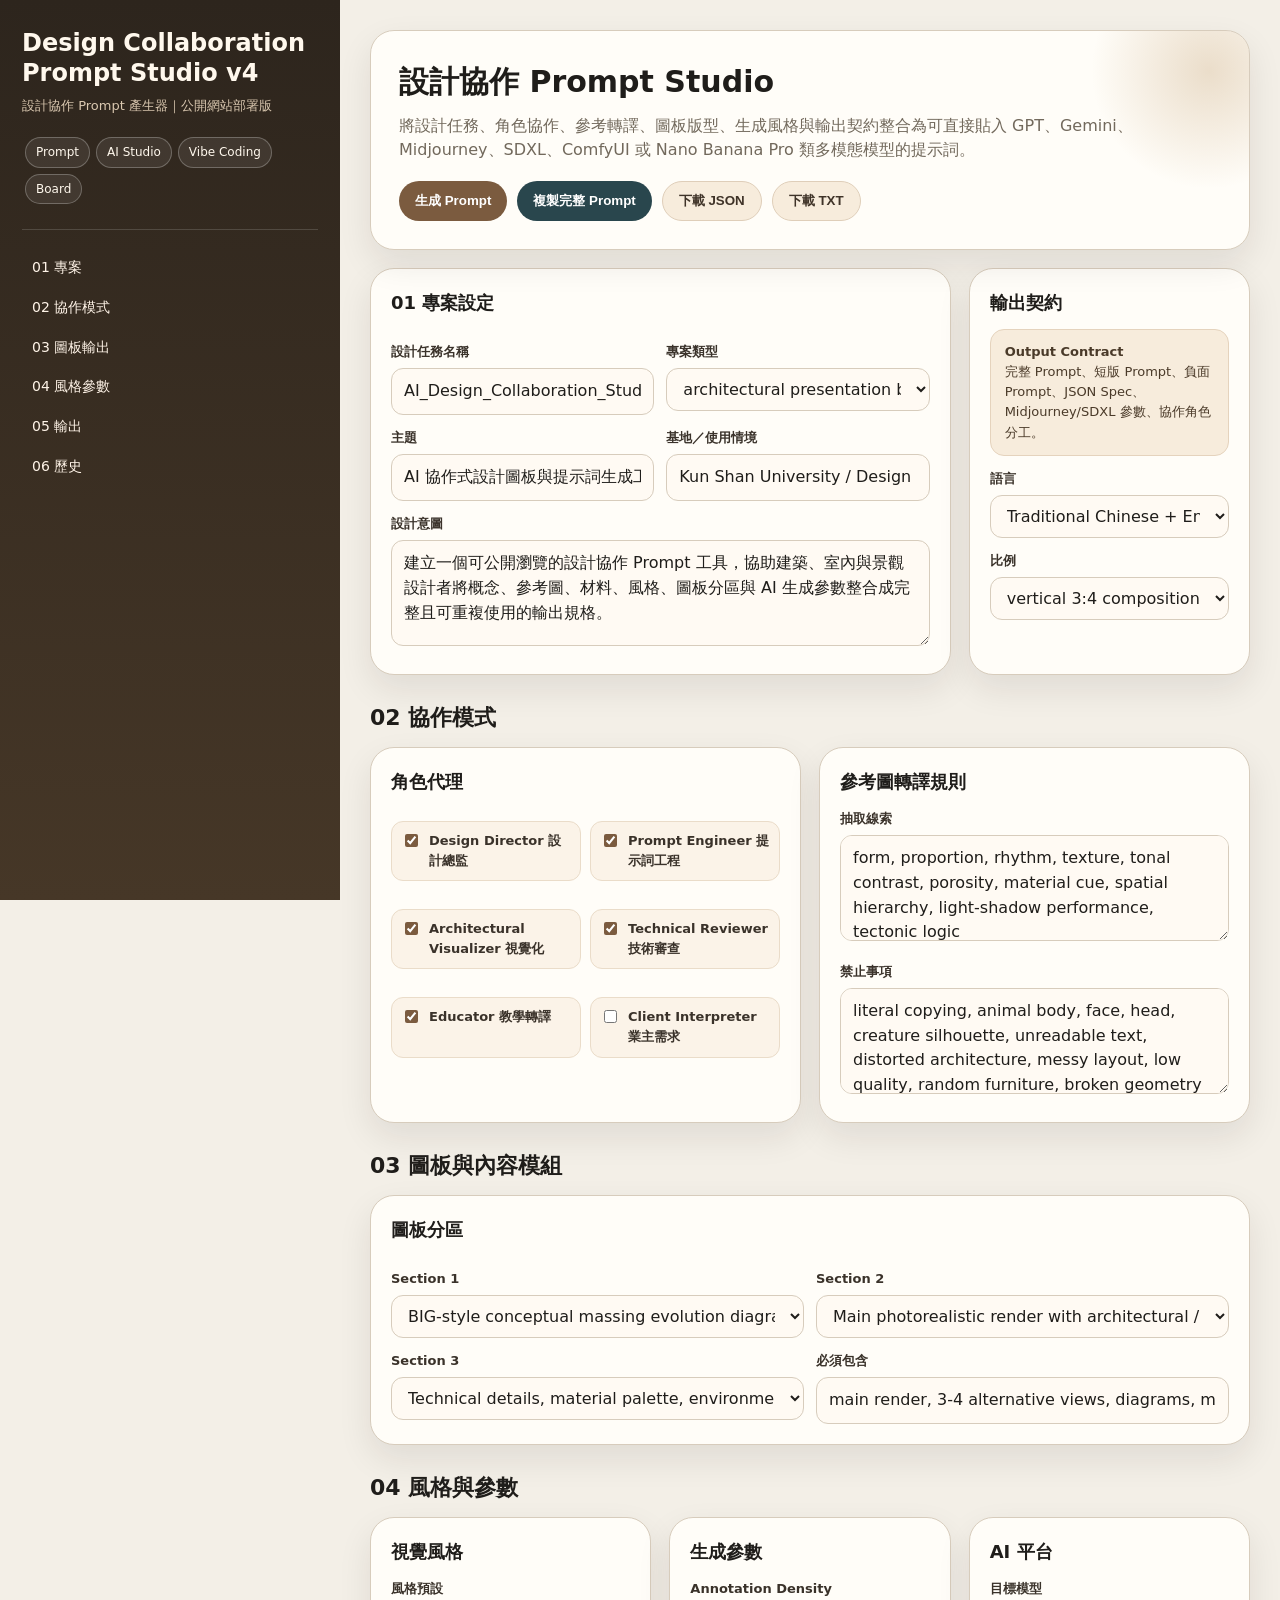
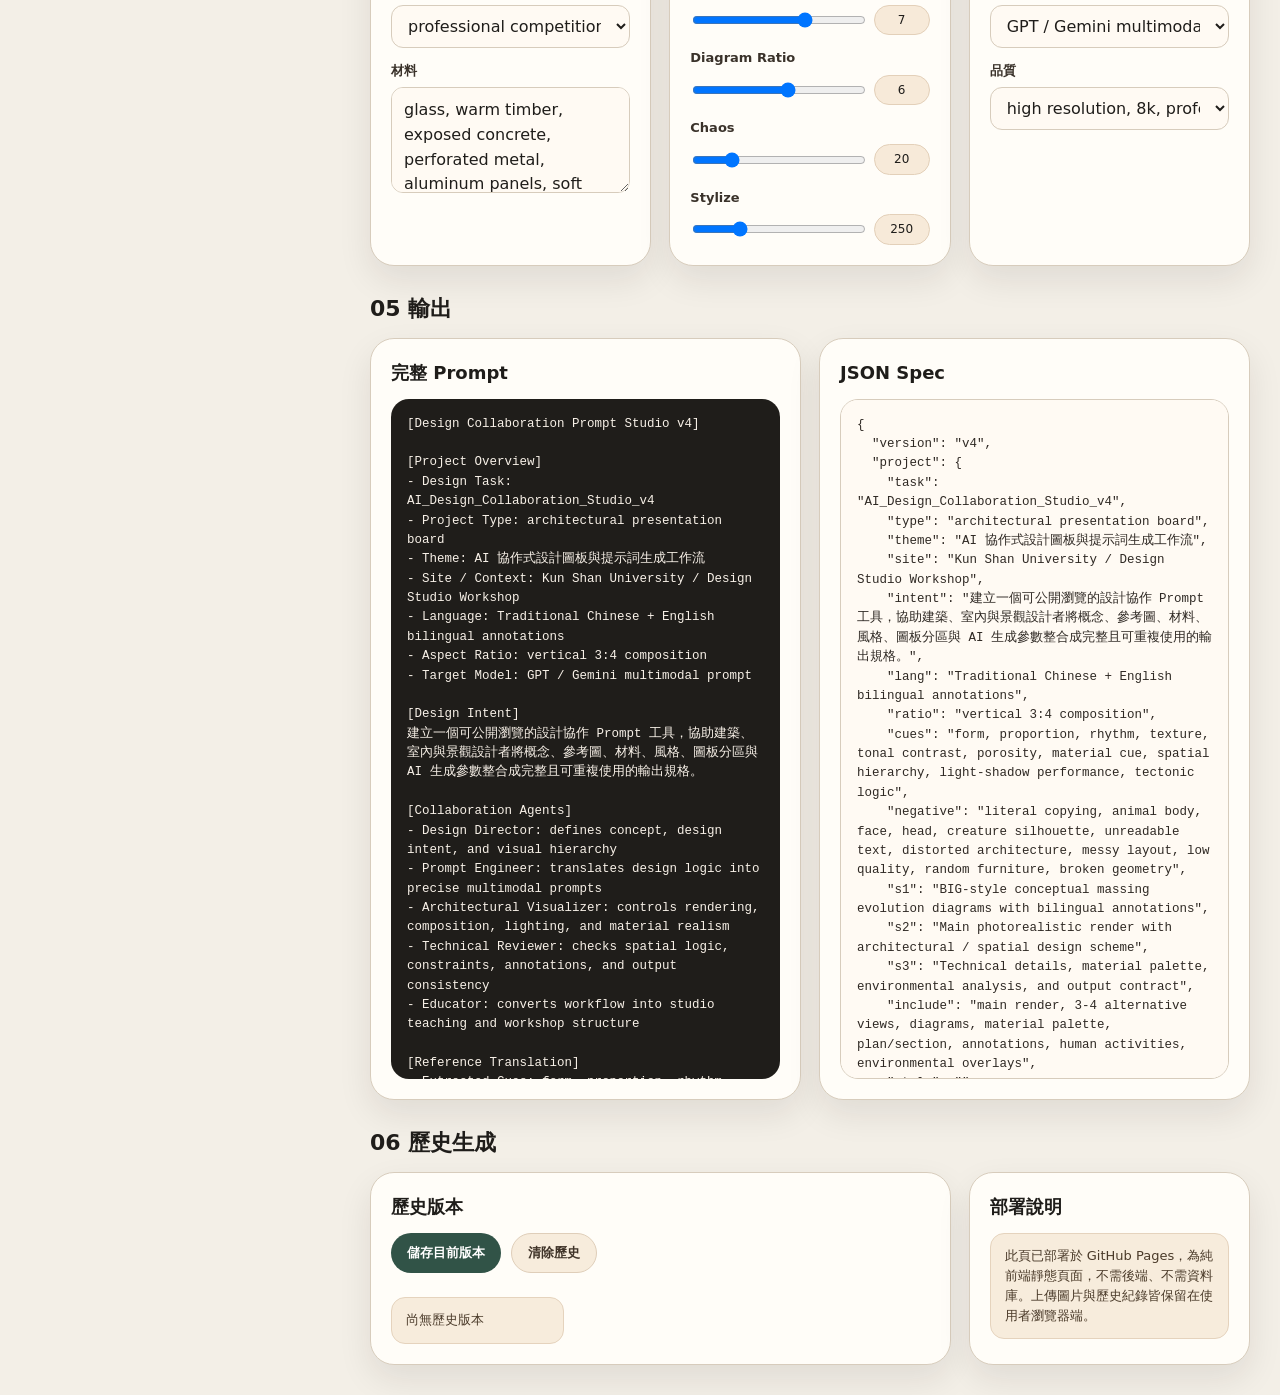
<file: Design-Collaboration-Prompt-Studio-v4.html>
<!doctype html>
<html lang="zh-Hant">
<head>
<meta charset="utf-8">
<meta name="viewport" content="width=device-width, initial-scale=1">
<title>Design Collaboration Prompt Studio v4</title>
<style>
:root{--bg:#f3efe7;--panel:#fffdf8;--ink:#1f1d1a;--muted:#72695c;--line:#d7ccbc;--accent:#7b5b3f;--accent2:#29464d;--gold:#b68b53;--ok:#315347;--danger:#9b4638;--shadow:0 14px 34px rgba(32,25,18,.09)}
*{box-sizing:border-box}body{margin:0;background:var(--bg);color:var(--ink);font-family:"Noto Sans TC","Inter",system-ui,-apple-system,BlinkMacSystemFont,"Segoe UI",sans-serif;line-height:1.55}.shell{display:grid;grid-template-columns:340px 1fr;min-height:100vh}.side{background:linear-gradient(180deg,#2d251d,#463727);color:#fff8ed;padding:28px 22px;position:sticky;top:0;height:100vh;overflow:auto}.side h1{font-size:24px;line-height:1.25;margin:0 0 8px}.side p{color:#dac8b0;font-size:13px;margin:0 0 18px}.badge{display:inline-block;border:1px solid rgba(255,255,255,.25);border-radius:99px;padding:5px 10px;margin:3px;background:rgba(255,255,255,.08);font-size:12px}.nav{margin-top:22px;border-top:1px solid rgba(255,255,255,.15);padding-top:18px}.nav a{display:block;color:#fff4e8;text-decoration:none;border-radius:10px;padding:9px 10px;font-size:14px}.nav a:hover{background:rgba(255,255,255,.1)}main{padding:30px;max-width:1440px;width:100%;margin:auto}.hero,.card{background:var(--panel);border:1px solid var(--line);border-radius:24px;box-shadow:var(--shadow)}.hero{padding:28px;margin-bottom:18px;position:relative;overflow:hidden}.hero:after{content:"";position:absolute;right:-90px;top:-90px;width:260px;height:260px;border-radius:50%;background:radial-gradient(circle,rgba(182,139,83,.28),transparent 64%)}.hero h2{font-size:30px;margin:0 0 8px}.hero p{color:var(--muted);margin:0;max-width:860px}.grid{display:grid;grid-template-columns:repeat(12,1fr);gap:18px}.card{padding:20px}.c4{grid-column:span 4}.c6{grid-column:span 6}.c8{grid-column:span 8}.c12{grid-column:span 12}h3{margin:0 0 12px;font-size:18px}.row{display:grid;grid-template-columns:1fr 1fr;gap:12px}label{display:block;font-size:13px;font-weight:800;margin:13px 0 6px;color:#3a322a}input,select,textarea{width:100%;border:1px solid var(--line);background:#fffaf3;border-radius:12px;padding:10px 12px;font:inherit;color:var(--ink)}textarea{min-height:106px;resize:vertical}.checks{display:grid;grid-template-columns:1fr 1fr;gap:9px}.check{display:flex;gap:8px;align-items:flex-start;border:1px solid #eadcc9;background:#fbf3e8;border-radius:12px;padding:9px;font-size:13px}.check input{width:auto;margin-top:3px;accent-color:var(--accent)}.btns{display:flex;flex-wrap:wrap;gap:10px;margin-top:18px}.btn{border:0;border-radius:999px;padding:10px 16px;font-weight:900;cursor:pointer;background:var(--accent);color:white}.btn.secondary{background:var(--accent2)}.btn.ghost{background:#f7ecdc;color:#3f3328;border:1px solid #dfceb9}.btn.ok{background:var(--ok)}.out{background:#1f1d1a;color:#f8f1e8;border-radius:18px;padding:16px;min-height:320px;max-height:680px;overflow:auto;white-space:pre-wrap;font-family:"SFMono-Regular",Consolas,monospace;font-size:12.5px}.out.light{background:#fffaf3;color:#2f2924;border:1px solid var(--line)}.section{font-size:22px;margin:26px 0 12px}.slider{display:grid;grid-template-columns:1fr 56px;gap:10px;align-items:center}.slider input{padding:0}.num{text-align:center;background:#f7ead9;border:1px solid #e3d0b9;border-radius:999px;padding:5px;font-size:12px}.notice{padding:12px 14px;border:1px solid #e5d3bd;background:#f7ecdc;border-radius:14px;color:#4a3a29;font-size:13px}.history{display:grid;grid-template-columns:repeat(auto-fill,minmax(150px,1fr));gap:10px}.hist{border:1px solid var(--line);background:#fffaf3;border-radius:14px;padding:10px;cursor:pointer}.hist strong{font-size:12px;display:block}.hist span{font-size:11px;color:var(--muted)}@media(max-width:980px){.shell{grid-template-columns:1fr}.side{position:relative;height:auto}.c4,.c6,.c8,.c12{grid-column:span 12}.row,.checks{grid-template-columns:1fr}main{padding:18px}}
</style>
</head>
<body>
<div class="shell">
<aside class="side">
<h1>Design Collaboration Prompt Studio v4</h1>
<p>設計協作 Prompt 產生器｜公開網站部署版</p>
<span class="badge">Prompt</span><span class="badge">AI Studio</span><span class="badge">Vibe Coding</span><span class="badge">Board</span>
<div class="nav">
<a href="#project">01 專案</a><a href="#collab">02 協作模式</a><a href="#board">03 圖板輸出</a><a href="#style">04 風格參數</a><a href="#output">05 輸出</a><a href="#history">06 歷史</a>
</div>
</aside>
<main>
<section class="hero"><h2>設計協作 Prompt Studio</h2><p>將設計任務、角色協作、參考轉譯、圖板版型、生成風格與輸出契約整合為可直接貼入 GPT、Gemini、Midjourney、SDXL、ComfyUI 或 Nano Banana Pro 類多模態模型的提示詞。</p><div class="btns"><button class="btn" id="gen">生成 Prompt</button><button class="btn secondary" id="copy">複製完整 Prompt</button><button class="btn ghost" id="json">下載 JSON</button><button class="btn ghost" id="txt">下載 TXT</button></div></section>
<section class="grid" id="project"><div class="card c8"><h3>01 專案設定</h3><div class="row"><div><label>設計任務名稱</label><input id="task" value="AI_Design_Collaboration_Studio_v4"></div><div><label>專案類型</label><select id="type"><option>architectural presentation board</option><option>interior design workflow</option><option>landscape design workflow</option><option>facade system design</option><option>AI design education workshop</option></select></div></div><div class="row"><div><label>主題</label><input id="theme" value="AI 協作式設計圖板與提示詞生成工作流"></div><div><label>基地／使用情境</label><input id="site" value="Kun Shan University / Design Studio Workshop"></div></div><label>設計意圖</label><textarea id="intent">建立一個可公開瀏覽的設計協作 Prompt 工具，協助建築、室內與景觀設計者將概念、參考圖、材料、風格、圖板分區與 AI 生成參數整合成完整且可重複使用的輸出規格。</textarea></div><div class="card c4"><h3>輸出契約</h3><div class="notice"><strong>Output Contract</strong><br>完整 Prompt、短版 Prompt、負面 Prompt、JSON Spec、Midjourney/SDXL 參數、協作角色分工。</div><label>語言</label><select id="lang"><option>Traditional Chinese + English bilingual annotations</option><option>Traditional Chinese only</option><option>English only</option></select><label>比例</label><select id="ratio"><option>vertical 3:4 composition</option><option>vertical 9:16 composition</option><option>landscape 16:9 composition</option><option>square 1:1 composition</option></select></div></section>
<h2 class="section" id="collab">02 協作模式</h2><section class="grid"><div class="card c6"><h3>角色代理</h3><div class="checks"><label class="check"><input class="role" type="checkbox" value="Design Director: defines concept, design intent, and visual hierarchy" checked>Design Director 設計總監</label><label class="check"><input class="role" type="checkbox" value="Prompt Engineer: translates design logic into precise multimodal prompts" checked>Prompt Engineer 提示詞工程</label><label class="check"><input class="role" type="checkbox" value="Architectural Visualizer: controls rendering, composition, lighting, and material realism" checked>Architectural Visualizer 視覺化</label><label class="check"><input class="role" type="checkbox" value="Technical Reviewer: checks spatial logic, constraints, annotations, and output consistency" checked>Technical Reviewer 技術審查</label><label class="check"><input class="role" type="checkbox" value="Educator: converts workflow into studio teaching and workshop structure" checked>Educator 教學轉譯</label><label class="check"><input class="role" type="checkbox" value="Client Interpreter: converts user brief into spatial and visual requirements">Client Interpreter 業主需求</label></div></div><div class="card c6"><h3>參考圖轉譯規則</h3><label>抽取線索</label><textarea id="cues">form, proportion, rhythm, texture, tonal contrast, porosity, material cue, spatial hierarchy, light-shadow performance, tectonic logic</textarea><label>禁止事項</label><textarea id="negative">literal copying, animal body, face, head, creature silhouette, unreadable text, distorted architecture, messy layout, low quality, random furniture, broken geometry</textarea></div></section>
<h2 class="section" id="board">03 圖板與內容模組</h2><section class="grid"><div class="card c12"><h3>圖板分區</h3><div class="row"><div><label>Section 1</label><select id="s1"><option>BIG-style conceptual massing evolution diagrams with bilingual annotations</option><option>Concept DNA extraction and reference transformation diagram</option><option>AI workflow map and design decision tree</option></select></div><div><label>Section 2</label><select id="s2"><option>Main photorealistic render with architectural / spatial design scheme</option><option>Interior perspective with material atmosphere and lighting strategy</option><option>Facade system visualization with exploded detail and module logic</option></select></div></div><div class="row"><div><label>Section 3</label><select id="s3"><option>Technical details, material palette, environmental analysis, and output contract</option><option>Alternative views, detail close-ups, human activities, and circulation paths</option><option>Prompt engineering logic, JSON schema, and reproducible parameters</option></select></div><div><label>必須包含</label><input id="include" value="main render, 3-4 alternative views, diagrams, material palette, plan/section, annotations, human activities, environmental overlays"></div></div></div></section>
<h2 class="section" id="style">04 風格與參數</h2><section class="grid"><div class="card c4"><h3>視覺風格</h3><label>風格預設</label><select id="style"><option>professional competition-grade architectural board, clean grid, premium typography</option><option>Scandinavian minimalist architecture, warm neutral tones, refined materiality</option><option>parametric contemporary architecture, precise porous rhythm, strong light-shadow</option><option>cinematic photorealistic architecture, dramatic light, editorial composition</option><option>HUD holographic technical infographic over realistic architecture</option></select><label>材料</label><textarea id="materials">glass, warm timber, exposed concrete, perforated metal, aluminum panels, soft neutral plaster, lush landscape integration</textarea></div><div class="card c4"><h3>生成參數</h3><label>Annotation Density</label><div class="slider"><input type="range" min="1" max="10" value="7" id="ann"><span class="num" id="annv">7</span></div><label>Diagram Ratio</label><div class="slider"><input type="range" min="1" max="10" value="6" id="dia"><span class="num" id="diav">6</span></div><label>Chaos</label><div class="slider"><input type="range" min="0" max="100" value="20" id="chaos"><span class="num" id="chaosv">20</span></div><label>Stylize</label><div class="slider"><input type="range" min="0" max="1000" value="250" id="stylize"><span class="num" id="stylizev">250</span></div></div><div class="card c4"><h3>AI 平台</h3><label>目標模型</label><select id="model"><option>GPT / Gemini multimodal prompt</option><option>Midjourney</option><option>SDXL / ComfyUI</option><option>Nano Banana Pro style multimodal model</option></select><label>品質</label><select id="quality"><option>high resolution, 8k, professional, presentation-ready</option><option>clean, precise, studio-grade</option><option>ultra detailed, cinematic, premium editorial</option></select></div></section>
<h2 class="section" id="output">05 輸出</h2><section class="grid"><div class="card c6"><h3>完整 Prompt</h3><div class="out" id="prompt"></div></div><div class="card c6"><h3>JSON Spec</h3><div class="out light" id="spec"></div></div></section>
<h2 class="section" id="history">06 歷史生成</h2><section class="grid"><div class="card c8"><h3>歷史版本</h3><div class="btns" style="margin-top:0"><button class="btn ok" id="save">儲存目前版本</button><button class="btn ghost" id="clear">清除歷史</button></div><br><div class="history" id="historyBox"></div></div><div class="card c4"><h3>部署說明</h3><div class="notice">此頁已部署於 GitHub Pages，為純前端靜態頁面，不需後端、不需資料庫。上傳圖片與歷史紀錄皆保留在使用者瀏覽器端。</div></div></section>
</main></div>
<script src="design-collab-prompt-studio-v4.js"></script>
</body></html>
</file>
<file: fashion-animal-prompt-studio/styles.css>
:root{--bg:#f6f8fb;--card:#fff;--ink:#172033;--muted:#64748b;--line:#dbe3ee;--soft:#eef4fb;--blue:#315f9d;--blue2:#e9f1fb;--gold:#b98a47;--danger:#e24c4b;--shadow:0 16px 40px rgba(15,23,42,.08)}*{box-sizing:border-box}html,body{margin:0;min-height:100%;font-family:Inter,'Noto Sans TC',system-ui,-apple-system,BlinkMacSystemFont,'Segoe UI',sans-serif;background:linear-gradient(135deg,#f8fafc,#eef4f8);color:var(--ink)}button,input,select,textarea{font:inherit}.app-shell{max-width:1760px;margin:0 auto;padding:20px}.topbar{display:flex;align-items:center;gap:16px;background:rgba(255,255,255,.86);border:1px solid var(--line);border-radius:24px;padding:18px 22px;box-shadow:var(--shadow);backdrop-filter:blur(18px);position:sticky;top:12px;z-index:5}.brand-mark{width:52px;height:52px;border-radius:17px;display:grid;place-items:center;background:linear-gradient(135deg,#f8fbff,#e7f0ff);border:1px solid #dae7f7;color:var(--blue);font-size:30px}.topbar h1{margin:0;font-size:24px;letter-spacing:.01em}.topbar h1 span{font-weight:650;color:#334155}.topbar p{margin:2px 0 0;color:var(--muted);font-size:13px}.top-actions{margin-left:auto;display:flex;gap:10px}.primary,.secondary,.ghost,.copy-btn{border:0;border-radius:999px;padding:10px 16px;font-weight:800;cursor:pointer}.primary{background:#233e66;color:#fff}.secondary{background:#edf4ff;color:#23466f;border:1px solid #d4e4f7}.ghost{background:#fff;color:#2c4668;border:1px solid var(--line)}.copy-btn{background:#f2f6fb;color:#27445f;border:1px solid var(--line);padding:7px 12px}.workspace{display:grid;grid-template-columns:minmax(420px,42%) 1fr;gap:22px;margin-top:20px}.control-panel,.output-panel{display:flex;flex-direction:column;gap:16px}.card,.prompt-card,.preview-card{background:rgba(255,255,255,.9);border:1px solid var(--line);border-radius:22px;padding:18px;box-shadow:var(--shadow)}.card-title{display:flex;align-items:center;gap:10px;margin-bottom:12px}.card-title span{width:30px;height:30px;border-radius:10px;background:#edf4ff;color:var(--blue);display:grid;place-items:center;font-weight:900}.card-title h2,.prompt-header h2{font-size:17px;margin:0}.card-title em{font-size:12px;color:var(--muted);font-style:normal}.analysis-list{margin:0;padding:0;list-style:none;display:grid;gap:6px}.analysis-list li{padding-left:24px;position:relative;color:#334155;font-size:13px}.analysis-list li:before{content:'✓';position:absolute;left:0;top:0;width:16px;height:16px;border-radius:50%;background:#2f5f9f;color:#fff;font-size:11px;display:grid;place-items:center}.two-col{display:grid;grid-template-columns:1fr 1fr;gap:16px}.grid-3{display:grid;grid-template-columns:repeat(3,1fr);gap:14px}.compact-card{align-items:start}.field-group label,.section-label{display:block;font-weight:800;font-size:13px;margin:0 0 7px;color:#2a3a50}.field-group input,.field-group select,select,input[type=text]{width:100%;border:1px solid var(--line);background:#fbfdff;border-radius:14px;padding:10px 12px;color:#172033;outline:none}.field-group input:focus,.field-group select:focus,select:focus{border-color:#7aa2d6;box-shadow:0 0 0 4px rgba(91,139,201,.15)}.upload-box{min-height:112px;border:1px dashed #b8c6d8;border-radius:18px;background:linear-gradient(145deg,#fbfdff,#f0f6fc);display:flex;flex-direction:column;align-items:center;justify-content:center;gap:4px;text-align:center;color:#334155;cursor:pointer;padding:12px}.upload-box.mini{min-height:86px}.upload-box img{width:100%;height:100%;max-height:120px;object-fit:cover;border-radius:14px}.upload-icon{font-size:26px;color:var(--blue)}.upload-box small,.helper{color:var(--muted);font-size:12px}.switch-line{display:flex!important;gap:8px;align-items:center;margin-top:12px!important;font-size:13px!important;font-weight:650!important;color:#475569!important}.switch-line.tall{height:86px;border:1px solid var(--line);border-radius:16px;padding:12px;background:#fbfdff}.warning{margin:12px 0 0;color:#9a5c00;background:#fff8e8;border:1px solid #f5dfaa;border-radius:14px;padding:10px;font-size:13px}.chip-grid{display:flex;flex-wrap:wrap;gap:10px}.chip-grid label{border:1px solid var(--line);border-radius:999px;padding:8px 11px;background:#f7faff;font-size:13px;color:#334155;cursor:pointer}.chip-grid input{accent-color:var(--blue);margin-right:5px}.inferred-list{display:flex;flex-wrap:wrap;gap:8px}.inferred-list span{border-radius:999px;background:#eef5fc;border:1px solid #d6e5f5;color:#2c4668;padding:7px 10px;font-size:12px;font-weight:750}.upload-order{display:flex;flex-direction:column;gap:8px}.upload-row{display:grid;grid-template-columns:58px 1fr auto;gap:12px;align-items:center;border:1px solid var(--line);border-radius:16px;background:#fbfdff;padding:8px}.upload-row img{width:58px;height:58px;object-fit:cover;border-radius:12px;border:1px solid var(--line)}.upload-row strong{display:block;font-size:13px}.upload-row small{color:var(--muted)}.row-actions{display:flex;gap:5px}.icon-btn{border:1px solid var(--line);background:#fff;border-radius:10px;width:30px;height:30px;cursor:pointer;color:#3b5068}.icon-btn.delete{color:var(--danger)}.summary-grid{display:grid;grid-template-columns:repeat(4,1fr);gap:14px}.summary-grid article{background:#fff;border:1px solid var(--line);border-radius:20px;padding:18px;box-shadow:var(--shadow)}.summary-grid span{display:inline-grid;place-items:center;width:36px;height:36px;border-radius:14px;background:#eef5fc;color:var(--blue);font-weight:900}.summary-grid h3{margin:10px 0 4px;font-size:15px}.summary-grid p{margin:0;color:#516074;font-size:13px}.prompt-header{display:flex;align-items:center;justify-content:space-between;gap:12px;margin-bottom:10px}textarea{width:100%;min-height:180px;resize:vertical;border:1px solid var(--line);border-radius:18px;padding:14px 15px;background:#fbfdff;color:#1f2937;line-height:1.7}#zhPrompt,#enPrompt{min-height:260px}.two-output{display:grid;grid-template-columns:1fr 1fr;gap:16px}.preview-layout{display:grid;grid-template-columns:220px 1fr;gap:18px}.main-preview{margin:0}.main-preview img{width:100%;border-radius:20px;aspect-ratio:9/16;object-fit:cover;border:1px solid var(--line);box-shadow:var(--shadow)}figcaption{font-size:12px;color:var(--muted);margin-top:7px}.thumb-preview{display:grid;grid-template-columns:repeat(5,1fr);gap:12px;align-content:start}.thumb{background:#fbfdff;border:1px solid var(--line);border-radius:16px;padding:8px;text-align:center}.thumb img{width:100%;aspect-ratio:3/4;object-fit:cover;border-radius:12px}.thumb strong{display:block;font-size:12px;margin-top:6px}.thumb small{color:var(--muted);font-size:11px}@media(max-width:1180px){.workspace{grid-template-columns:1fr}.summary-grid{grid-template-columns:repeat(2,1fr)}}@media(max-width:760px){.app-shell{padding:10px}.topbar{position:relative;top:0;flex-wrap:wrap}.top-actions{margin-left:0;width:100%}.workspace,.two-col,.grid-3,.two-output,.preview-layout{grid-template-columns:1fr}.summary-grid,.thumb-preview{grid-template-columns:1fr 1fr}.topbar h1{font-size:19px}}
</file>
